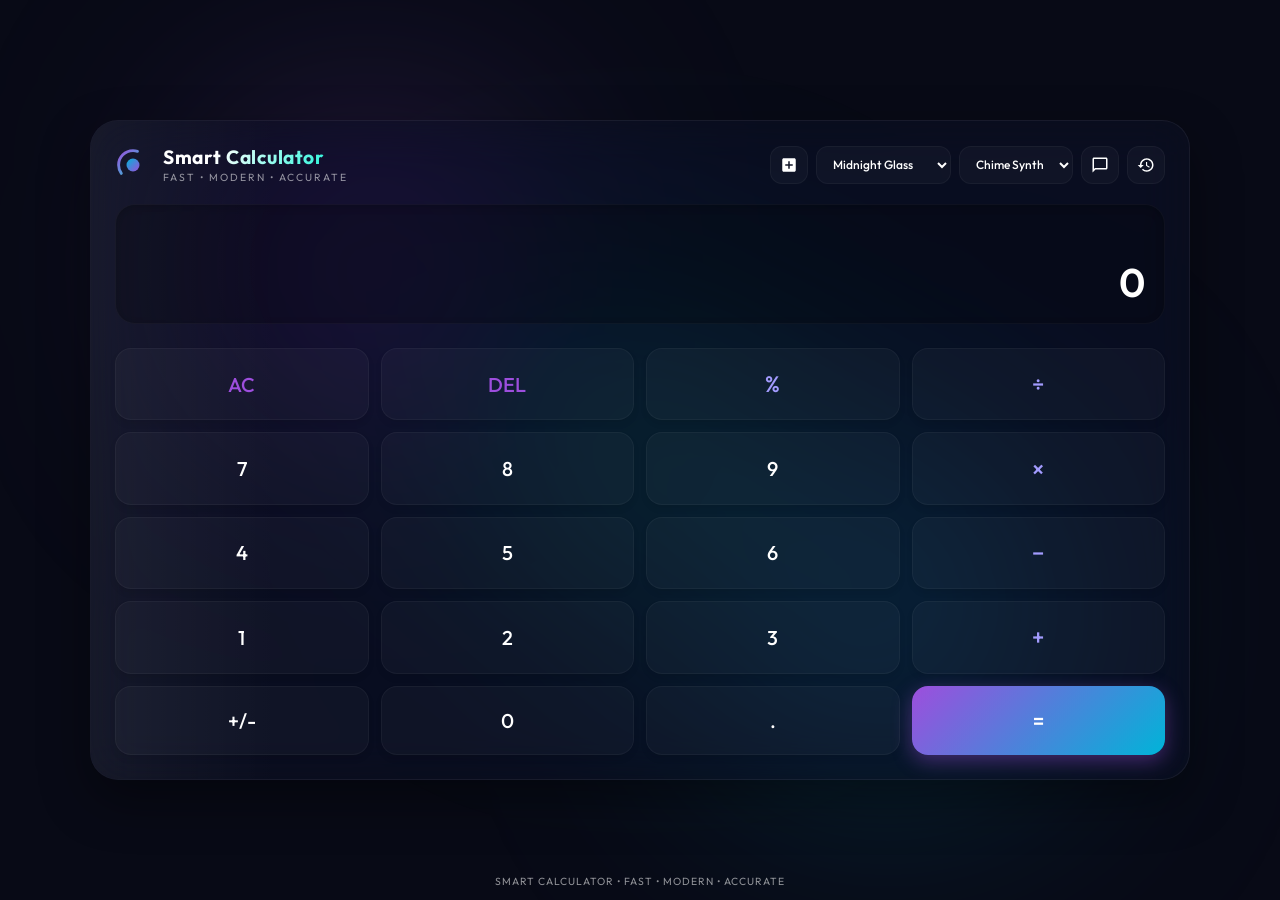
<file: index.html>
<!DOCTYPE html>
<html lang="en">
<head>
  <meta charset="UTF-8">
  <meta name="viewport" content="width=device-width, initial-scale=1.0">
  <meta name="description" content="A premium glassmorphism calculator with AI voice assistant, sound synth profiles, quick interactive math solvers, and 4 premium color themes.">
  <title>Smart Calculator - Fast • Modern • Accurate</title>
  <link rel="stylesheet" href="style.css">
</head>
<body>

  <!-- LOADING SCREEN -->
  <div class="loading-screen" id="loadingScreen">
    <div class="spinner"></div>
    <div class="loading-text">Smart Calculator</div>
  </div>

  <!-- BACKGROUND FLOATING ORBS -->
  <div class="bg-animations">
    <div class="orb orb-1"></div>
    <div class="orb orb-2"></div>
    <div class="orb orb-3"></div>
  </div>

  <!-- MAIN APP CONTAINER -->
  <div class="app-container">

    <!-- LEFT DRAWER: SMART SOLVERS -->
    <aside class="drawer-panel collapsed" id="solversPanel">
      <div class="drawer-header">
        <h2>Smart Solvers</h2>
      </div>
      <div class="solver-scroll">
        <!-- Solver tool selector -->
        <select class="glass-select" id="solverSelect" style="width: 100%; margin-bottom: 16px;">
          <option value="split">Bill & Tip Splitter</option>
          <option value="bmi">BMI Calculator</option>
          <option value="pythagoras">Pythagoras Hypotenuse</option>
        </select>

        <!-- Solver templates container -->
        <div id="solverFormsContainer">
          
          <!-- 1. Bill Splitter Form -->
          <div class="solver-form" id="formSplit">
            <div class="form-group">
              <label for="billAmt">Bill Total ($)</label>
              <input type="number" id="billAmt" placeholder="e.g. 120" min="0" step="0.01">
            </div>
            <div class="form-group">
              <label for="tipPct">Tip (%)</label>
              <input type="number" id="tipPct" placeholder="e.g. 15" min="0" value="15">
            </div>
            <div class="form-group">
              <label for="splitPeople">People Count</label>
              <input type="number" id="splitPeople" placeholder="e.g. 3" min="1" value="2">
            </div>
            <button class="solver-btn" id="btnSolveSplit">Calculate Split</button>
            
            <div class="solver-results-box" id="resultSplit" style="display: none;">
              <div class="result-row">
                <span class="result-label">Tip Total:</span>
                <span class="result-value" id="valTipTotal">$0.00</span>
              </div>
              <div class="result-row">
                <span class="result-label">Tip Per Person:</span>
                <span class="result-value" id="valTipPer">$0.00</span>
              </div>
              <div class="result-row">
                <span class="result-label">Total Per Person:</span>
                <span class="result-value highlight" id="valTotalPer">$0.00</span>
              </div>
              <button class="loadback-btn" id="loadbackSplit">Load Share to Calc</button>
            </div>
          </div>

          <!-- 2. BMI Calculator Form -->
          <div class="solver-form" id="formBmi" style="display: none;">
            <div class="form-group">
              <label for="bmiWeight">Weight (kg)</label>
              <input type="number" id="bmiWeight" placeholder="e.g. 70" min="1" step="0.1">
            </div>
            <div class="form-group">
              <label for="bmiHeight">Height (cm)</label>
              <input type="number" id="bmiHeight" placeholder="e.g. 175" min="1">
            </div>
            <button class="solver-btn" id="btnSolveBmi">Calculate BMI</button>
            
            <div class="solver-results-box" id="resultBmi" style="display: none;">
              <div class="result-row">
                <span class="result-label">BMI Score:</span>
                <span class="result-value highlight" id="valBmiScore">0.0</span>
              </div>
              <div class="result-row">
                <span class="result-label">Classification:</span>
                <span class="result-value" id="valBmiClass">Normal</span>
              </div>
              <button class="loadback-btn" id="loadbackBmi">Load BMI to Calc</button>
            </div>
          </div>

          <!-- 3. Pythagoras Solver Form -->
          <div class="solver-form" id="formPythagoras" style="display: none;">
            <div class="form-group">
              <label for="pythA">Side a</label>
              <input type="number" id="pythA" placeholder="e.g. 3" min="0" step="any">
            </div>
            <div class="form-group">
              <label for="pythB">Side b</label>
              <input type="number" id="pythB" placeholder="e.g. 4" min="0" step="any">
            </div>
            <button class="solver-btn" id="btnSolvePyth">Calculate Hypotenuse</button>
            
            <div class="solver-results-box" id="resultPyth" style="display: none;">
              <div class="result-row">
                <span class="result-label">Hypotenuse (c):</span>
                <span class="result-value highlight" id="valPythC">0.00</span>
              </div>
              <button class="loadback-btn" id="loadbackPyth">Load Side c to Calc</button>
            </div>
          </div>

        </div>
      </div>
    </aside>
    
    <!-- CALCULATOR WRAPPER -->
    <main class="calculator-wrapper">
      
      <!-- HEADER -->
      <header>
        <div class="logo-section">
          <div class="animated-logo">
            <svg viewBox="0 0 100 100" fill="none" xmlns="http://www.w3.org/2000/svg">
              <circle cx="50" cy="50" r="40" stroke="url(#logoGrad)" stroke-width="8" class="logo-ring" stroke-linecap="round" />
              <circle cx="50" cy="50" r="18" fill="url(#logoInnerGrad)" class="logo-inner" />
              <defs>
                <linearGradient id="logoGrad" x1="0%" y1="0%" x2="100%" y2="100%">
                  <stop offset="0%" stop-color="#9d4edd" />
                  <stop offset="100%" stop-color="#00f5d4" />
                </linearGradient>
                <linearGradient id="logoInnerGrad" x1="0%" y1="0%" x2="100%" y2="100%">
                  <stop offset="0%" stop-color="#00b4d8" />
                  <stop offset="100%" stop-color="#9d4edd" />
                </linearGradient>
              </defs>
            </svg>
          </div>
          <div class="title-section">
            <h1>Smart Calculator</h1>
            <p>Fast • Modern • Accurate</p>
          </div>
        </div>

        <!-- CONTROLS -->
        <div class="controls-section">
          <!-- Solvers Drawer Switch -->
          <button class="control-btn" id="solversToggle" data-tooltip="Smart Solvers" aria-label="Toggle math solvers">
            <svg viewBox="0 0 24 24">
              <path d="M19 3H5c-1.1 0-2 .9-2 2v14c0 1.1.9 2 2 2h14c1.1 0 2-.9 2-2V5c0-1.1-.9-2-2-2zm-2 10h-4v4h-2v-4H7v-2h4V7h2v4h4v2z"/>
            </svg>
          </button>

          <!-- Themes Dropdown Preset Selector -->
          <select class="glass-select" id="themeSelect" data-tooltip="Select Theme" aria-label="Theme Selection">
            <option value="midnight">Midnight Glass</option>
            <option value="cyberpunk">Cyberpunk Neon</option>
            <option value="aurora">Emerald Aurora</option>
            <option value="sakura">Sakura Quartz</option>
          </select>

          <!-- Audio Synth Profile Selector -->
          <select class="glass-select" id="soundProfileSelect" data-tooltip="Sound Profile" aria-label="Sound Profile Selection">
            <option value="chime">Chime Synth</option>
            <option value="8bit">8-Bit Retro</option>
            <option value="keyboard">Mech Click</option>
            <option value="mute">Muted</option>
          </select>

          <!-- Speech Read Aloud Toggle -->
          <button class="control-btn" id="voiceSpeakToggle" data-tooltip="Speech Off" aria-label="Toggle voice output readback">
            <svg class="icon-default" viewBox="0 0 24 24">
              <!-- Speech bubble off (with diagonal slash) -->
              <path d="M20 2H4c-1.1 0-2 .9-2 2v18l4-4h14c1.1 0 2-.9 2-2V4c0-1.1-.9-2-2-2zm0 14H5.17L4 17.17V4h16v12z"/>
            </svg>
            <svg class="icon-alt" viewBox="0 0 24 24">
              <!-- Speech bubble active (with audio waves inside or sound) -->
              <path d="M20 2H4c-1.1 0-2 .9-2 2v18l4-4h14c1.1 0 2-.9 2-2V4c0-1.1-.9-2-2-2zm-9 12H9v-2h2v2zm0-4H9V8h2v2zm4 4h-2v-2h2v2zm0-4h-2V8h2v2z"/>
            </svg>
          </button>
          
          <!-- History Toggle Button -->
          <button class="control-btn" id="historyToggle" data-tooltip="History Log" aria-label="Toggle history log">
            <svg viewBox="0 0 24 24">
              <path d="M13 3c-4.97 0-9 4.03-9 9H1l3.89 3.89.07.14L9 12H6c0-3.87 3.13-7 7-7s7 3.13 7 7-3.13 7-7 7c-1.93 0-3.68-.79-4.94-2.06l-1.42 1.42C8.27 19.99 10.51 21 13 21c4.97 0 9-4.03 9-9s-4.03-9-9-9zm-1 5v5l4.28 2.54.72-1.21-3.5-2.08V8H12z"/>
            </svg>
          </button>
        </div>
      </header>

      <!-- DISPLAY SCREEN -->
      <section class="screen" aria-live="polite">
        <div class="previous-op" id="prevOp"></div>
        <div class="current-val-container">
          <!-- Screen Action controls (Voice Mic & Copy) -->
          <div class="screen-controls">
            <!-- Voice speech recognition mic button -->
            <button class="mic-btn" id="voiceBtn" title="Speak equation (e.g. 'five times six')" aria-label="Microphone Voice Input">
              <svg viewBox="0 0 24 24">
                <path d="M12 14c1.66 0 3-1.34 3-3V5c0-1.66-1.34-3-3-3S9 3.34 9 5v6c0 1.66 1.34 3 3 3zm5.3-3c0 3-2.54 5.1-5.3 5.1S6.7 14 6.7 11H5c0 3.41 2.72 6.23 6 6.72V21h2v-3.28c3.28-.48 6-3.3 6-6.72h-1.7z"/>
              </svg>
            </button>
            <button class="copy-btn" id="copyResult" title="Copy result to clipboard" aria-label="Copy result">
              <svg viewBox="0 0 24 24">
                <path d="M16 1H4c-1.1 0-2 .9-2 2v14h2V3h12V1zm3 4H8c-1.1 0-2 .9-2 2v14c0 1.1.9 2 2 2h11c1.1 0 2-.9 2-2V7c0-1.1-.9-2-2-2zm0 16H8V7h11v14z"/>
              </svg>
            </button>
          </div>
          <div class="current-val" id="currentVal">0</div>
        </div>
        <div class="copy-toast" id="copyToast">Copied!</div>
      </section>

      <!-- KEYPAD GRID -->
      <section class="keypad">
        <!-- Row 1 -->
        <button class="key key-clear" data-action="clear">AC</button>
        <button class="key key-clear" data-action="delete">DEL</button>
        <button class="key key-op" data-char="%">%</button>
        <button class="key key-op" data-char="÷">÷</button>
        
        <!-- Row 2 -->
        <button class="key" data-char="7">7</button>
        <button class="key" data-char="8">8</button>
        <button class="key" data-char="9">9</button>
        <button class="key key-op" data-char="×">×</button>
        
        <!-- Row 3 -->
        <button class="key" data-char="4">4</button>
        <button class="key" data-char="5">5</button>
        <button class="key" data-char="6">6</button>
        <button class="key key-op" data-char="−">−</button>
        
        <!-- Row 4 -->
        <button class="key" data-char="1">1</button>
        <button class="key" data-char="2">2</button>
        <button class="key" data-char="3">3</button>
        <button class="key key-op" data-char="+">+</button>
        
        <!-- Row 5 -->
        <button class="key" data-action="toggle-sign">+/-</button>
        <button class="key" data-char="0">0</button>
        <button class="key" data-char=".">.</button>
        <button class="key key-equals" data-action="calculate">=</button>
      </section>

    </main>

    <!-- RIGHT DRAWER: CALCULATION HISTORY -->
    <aside class="drawer-panel collapsed" id="historyPanel">
      <div class="drawer-header">
        <h2>History Log</h2>
        <button class="clear-history-btn" id="clearHistory" title="Clear All History" aria-label="Clear calculation history">
          <svg viewBox="0 0 24 24">
            <path d="M15 4V3H9v1H4v2h16V4h-5zm1 4H8v11h8V8zm-8 13c-1.1 0-2-.9-2-2V7h12v12c0 1.1-.9 2-2 2H8z"/>
          </svg>
        </button>
      </div>
      <div class="history-list" id="historyList">
        <div class="history-empty">No calculations yet</div>
      </div>
    </aside>

  </div>

  <!-- FOOTER -->
  <footer>
    Smart Calculator &bull; Fast &bull; Modern &bull; Accurate
  </footer>

  <script src="script.js" defer></script>
</body>
</html>
</file>
<file: style.css>
@import url('https://fonts.googleapis.com/css2?family=Outfit:wght@300;400;500;600;700&display=swap');

/* --- DESIGN SYSTEM & CSS VARIABLES --- */
:root {
  --font-family: 'Outfit', sans-serif;
  
  /* Midnight Glass (Default theme) Variables */
  --bg-primary: #080a16;
  --text-main: #ffffff;
  --text-muted: rgba(255, 255, 255, 0.55);
  --text-bright: #00f5d4;
  
  --glass-bg: rgba(13, 17, 33, 0.55);
  --glass-border: rgba(255, 255, 255, 0.06);
  --glass-highlight: rgba(255, 255, 255, 0.12);
  --glass-shadow: 0 20px 50px rgba(0, 0, 0, 0.4);
  
  --accent-purple: #9d4edd;
  --accent-purple-glow: rgba(157, 78, 221, 0.4);
  --accent-blue: #00b4d8;
  --accent-blue-glow: rgba(0, 180, 216, 0.4);
  --accent-cyan: #00f5d4;
  --accent-cyan-glow: rgba(0, 245, 212, 0.4);
  
  --btn-bg: rgba(255, 255, 255, 0.03);
  --btn-hover-bg: rgba(255, 255, 255, 0.08);
  --btn-active-bg: rgba(255, 255, 255, 0.15);
  --btn-border: rgba(255, 255, 255, 0.04);
  --btn-op-color: #a29bfe;
  
  --transition-fast: 0.15s ease;
  --transition-normal: 0.3s cubic-bezier(0.4, 0, 0.2, 1);
  --transition-slow: 0.6s cubic-bezier(0.4, 0, 0.2, 1);
}

/* --- THEME PRESETS OVERRIDES --- */

/* Cyberpunk Neon */
[data-theme="cyberpunk"] {
  --bg-primary: #030303;
  --text-main: #00ff66;
  --text-muted: rgba(0, 255, 102, 0.55);
  --text-bright: #ff007f;
  
  --glass-bg: rgba(10, 10, 10, 0.85);
  --glass-border: rgba(255, 0, 127, 0.25);
  --glass-highlight: rgba(0, 255, 102, 0.15);
  --glass-shadow: 0 20px 50px rgba(255, 0, 127, 0.15);
  
  --accent-purple: #ff007f;
  --accent-purple-glow: rgba(255, 0, 127, 0.45);
  --accent-blue: #ffea00;
  --accent-blue-glow: rgba(255, 234, 0, 0.35);
  --accent-cyan: #00f0ff;
  --accent-cyan-glow: rgba(0, 240, 255, 0.45);
  
  --btn-bg: rgba(0, 255, 102, 0.03);
  --btn-hover-bg: rgba(255, 0, 127, 0.1);
  --btn-active-bg: rgba(0, 240, 255, 0.15);
  --btn-border: rgba(0, 255, 102, 0.15);
  --btn-op-color: #ffea00;
}

/* Emerald Aurora */
[data-theme="aurora"] {
  --bg-primary: #050d08;
  --text-main: #e2fcd6;
  --text-muted: rgba(226, 252, 214, 0.55);
  --text-bright: #fcd34d;
  
  --glass-bg: rgba(8, 20, 13, 0.65);
  --glass-border: rgba(255, 255, 255, 0.05);
  --glass-highlight: rgba(0, 255, 135, 0.1);
  --glass-shadow: 0 20px 50px rgba(0, 30, 15, 0.5);
  
  --accent-purple: #00ff87;
  --accent-purple-glow: rgba(0, 255, 135, 0.4);
  --accent-blue: #10b981;
  --accent-blue-glow: rgba(16, 185, 129, 0.4);
  --accent-cyan: #fbbf24;
  --accent-cyan-glow: rgba(251, 191, 36, 0.4);
  
  --btn-bg: rgba(255, 255, 255, 0.02);
  --btn-hover-bg: rgba(0, 255, 135, 0.06);
  --btn-active-bg: rgba(16, 185, 129, 0.12);
  --btn-border: rgba(255, 255, 255, 0.03);
  --btn-op-color: #00ff87;
}

/* Sakura Quartz (Light Mode) */
[data-theme="sakura"] {
  --bg-primary: #fff0f3;
  --text-main: #4a1525;
  --text-muted: rgba(74, 21, 37, 0.6);
  --text-bright: #ff4d6d;
  
  --glass-bg: rgba(255, 255, 255, 0.65);
  --glass-border: rgba(255, 77, 109, 0.18);
  --glass-highlight: rgba(255, 255, 255, 0.4);
  --glass-shadow: 0 20px 50px rgba(255, 77, 109, 0.1);
  
  --accent-purple: #ff758f;
  --accent-purple-glow: rgba(255, 117, 143, 0.3);
  --accent-blue: #ff85a1;
  --accent-blue-glow: rgba(255, 133, 161, 0.3);
  --accent-cyan: #ff4d6d;
  --accent-cyan-glow: rgba(255, 77, 109, 0.3);
  
  --btn-bg: rgba(74, 21, 37, 0.02);
  --btn-hover-bg: rgba(255, 77, 109, 0.08);
  --btn-active-bg: rgba(255, 77, 109, 0.15);
  --btn-border: rgba(74, 21, 37, 0.05);
  --btn-op-color: #c9184a;
}

/* --- RESET & LAYOUT --- */
* {
  margin: 0;
  padding: 0;
  box-sizing: border-box;
  font-family: var(--font-family);
  -webkit-tap-highlight-color: transparent;
}

body {
  background-color: var(--bg-primary);
  color: var(--text-main);
  min-height: 100vh;
  display: flex;
  justify-content: center;
  align-items: center;
  overflow: hidden;
  position: relative;
  transition: background-color var(--transition-normal);
}

/* --- BACKGROUND FLOATING SHAPES --- */
.bg-animations {
  position: absolute;
  top: 0;
  left: 0;
  width: 100%;
  height: 100%;
  z-index: 0;
  overflow: hidden;
  pointer-events: none;
}

.orb {
  position: absolute;
  border-radius: 50%;
  filter: blur(120px);
  opacity: 0.45;
  mix-blend-mode: screen;
  transition: background var(--transition-normal);
}

[data-theme="sakura"] .orb {
  opacity: 0.35;
  mix-blend-mode: multiply;
  filter: blur(90px);
}

.orb-1 {
  top: 10%;
  left: 15%;
  width: 350px;
  height: 350px;
  background: radial-gradient(circle, var(--accent-purple) 0%, transparent 80%);
  animation: floatOrb 25s infinite alternate ease-in-out;
}

.orb-2 {
  bottom: 10%;
  right: 15%;
  width: 400px;
  height: 400px;
  background: radial-gradient(circle, var(--accent-blue) 0%, transparent 80%);
  animation: floatOrb 30s infinite alternate-reverse ease-in-out;
}

.orb-3 {
  top: 50%;
  left: 50%;
  transform: translate(-50%, -50%);
  width: 300px;
  height: 300px;
  background: radial-gradient(circle, var(--accent-cyan) 0%, transparent 80%);
  animation: floatOrb2 20s infinite alternate ease-in-out;
}

@keyframes floatOrb {
  0% { transform: translateY(0) scale(1); }
  50% { transform: translateY(-40px) scale(1.1); }
  100% { transform: translateY(20px) scale(0.95); }
}

@keyframes floatOrb2 {
  0% { transform: translate(-50%, -50%) translate(0, 0); }
  50% { transform: translate(-50%, -50%) translate(50px, -50px); }
  100% { transform: translate(-50%, -50%) translate(-30px, 30px); }
}

/* --- LOADING SCREEN --- */
.loading-screen {
  position: fixed;
  top: 0;
  left: 0;
  width: 100vw;
  height: 100vh;
  background: var(--bg-primary);
  display: flex;
  flex-direction: column;
  justify-content: center;
  align-items: center;
  z-index: 9999;
  transition: opacity 0.5s ease, visibility 0.5s ease;
}

.loading-screen.fade-out {
  opacity: 0;
  visibility: hidden;
}

.spinner {
  width: 60px;
  height: 60px;
  border-radius: 50%;
  background: conic-gradient(from 0deg, transparent 30%, var(--accent-purple), var(--accent-cyan));
  -webkit-mask: radial-gradient(farthest-side, transparent calc(100% - 6px), #000 100%);
          mask: radial-gradient(farthest-side, transparent calc(100% - 6px), #000 100%);
  animation: spin 1s linear infinite;
  margin-bottom: 20px;
}

.loading-text {
  font-weight: 500;
  letter-spacing: 2px;
  color: var(--text-main);
  animation: pulse 1.5s infinite;
  font-size: 0.95rem;
  text-transform: uppercase;
}

@keyframes spin {
  to { transform: rotate(360deg); }
}

@keyframes pulse {
  0%, 100% { opacity: 0.5; }
  50% { opacity: 1; }
}

/* --- CONTAINER & GLASS APP WRAPPER --- */
.app-container {
  position: relative;
  z-index: 10;
  display: flex;
  gap: 20px;
  width: 95%;
  max-width: 1100px;
  height: 660px;
  transition: all var(--transition-normal);
}

.calculator-wrapper {
  flex: 1.2;
  background: var(--glass-bg);
  backdrop-filter: blur(24px) saturate(180%);
  -webkit-backdrop-filter: blur(24px) saturate(180%);
  border: 1px solid var(--glass-border);
  border-radius: 28px;
  padding: 24px;
  display: flex;
  flex-direction: column;
  box-shadow: var(--glass-shadow);
  position: relative;
  overflow: hidden;
}

/* Glass Reflection Shine Effect */
.calculator-wrapper::before {
  content: "";
  position: absolute;
  top: -150%;
  left: -150%;
  width: 300%;
  height: 300%;
  background: linear-gradient(
    45deg,
    transparent 45%,
    rgba(255, 255, 255, 0.05) 50%,
    transparent 55%
  );
  transform: rotate(45deg);
  pointer-events: none;
  animation: glassShine 12s infinite linear;
}

@keyframes glassShine {
  0% { transform: translate(-30%, -30%) rotate(45deg); }
  100% { transform: translate(30%, 30%) rotate(45deg); }
}

/* --- HEADER STYLES --- */
header {
  display: flex;
  justify-content: space-between;
  align-items: center;
  margin-bottom: 20px;
  flex-wrap: wrap;
  gap: 12px;
}

.logo-section {
  display: flex;
  align-items: center;
  gap: 12px;
}

.animated-logo {
  position: relative;
  width: 36px;
  height: 36px;
}

.animated-logo svg {
  width: 100%;
  height: 100%;
}

.logo-ring {
  stroke-dasharray: 100;
  stroke-dashoffset: 100;
  animation: drawRing 3s ease infinite alternate;
}

.logo-inner {
  animation: pulseInner 1.5s ease infinite alternate;
}

@keyframes drawRing {
  0% { stroke-dashoffset: 100; }
  100% { stroke-dashoffset: 0; }
}

@keyframes pulseInner {
  0% { transform: scale(0.85); transform-origin: center; opacity: 0.6; }
  100% { transform: scale(1.1); transform-origin: center; opacity: 1; }
}

.title-section h1 {
  font-size: 1.2rem;
  font-weight: 700;
  background: linear-gradient(120deg, var(--text-main) 30%, var(--accent-cyan) 100%);
  -webkit-background-clip: text;
  background-clip: text;
  -webkit-text-fill-color: transparent;
  letter-spacing: 0.5px;
}

.title-section p {
  font-size: 0.65rem;
  color: var(--text-muted);
  letter-spacing: 2px;
  text-transform: uppercase;
  margin-top: 2px;
}

.controls-section {
  display: flex;
  align-items: center;
  gap: 8px;
}

/* Custom Select Menus */
.glass-select {
  background: var(--btn-bg);
  border: 1px solid var(--btn-border);
  color: var(--text-main);
  padding: 6px 12px;
  border-radius: 12px;
  font-size: 0.75rem;
  font-weight: 500;
  outline: none;
  cursor: pointer;
  height: 38px;
  transition: all var(--transition-fast);
}

.glass-select:hover {
  background: var(--btn-hover-bg);
  border-color: var(--glass-highlight);
}

.glass-select option {
  background-color: var(--bg-primary);
  color: var(--text-main);
}

/* Control Buttons (Theme, Audio, History, Solvers Toggle) */
.control-btn {
  background: var(--btn-bg);
  border: 1px solid var(--btn-border);
  color: var(--text-main);
  width: 38px;
  height: 38px;
  border-radius: 12px;
  display: flex;
  justify-content: center;
  align-items: center;
  cursor: pointer;
  transition: all var(--transition-fast);
  position: relative;
}

.control-btn:hover {
  background: var(--btn-hover-bg);
  transform: translateY(-2px);
  border-color: var(--glass-highlight);
  box-shadow: 0 4px 12px rgba(0, 0, 0, 0.15);
}

.control-btn:active {
  transform: translateY(0);
  background: var(--btn-active-bg);
}

.control-btn svg {
  width: 18px;
  height: 18px;
  fill: currentColor;
  transition: transform var(--transition-normal);
}

.control-btn:hover svg {
  transform: scale(1.1);
}

/* Tooltip */
.control-btn::after {
  content: attr(data-tooltip);
  position: absolute;
  bottom: -32px;
  left: 50%;
  transform: translateX(-50%) translateY(5px);
  background: rgba(8, 10, 22, 0.9);
  color: #fff;
  padding: 4px 8px;
  border-radius: 6px;
  font-size: 0.65rem;
  white-space: nowrap;
  opacity: 0;
  visibility: hidden;
  transition: all var(--transition-fast);
  pointer-events: none;
  border: 1px solid rgba(255, 255, 255, 0.05);
  z-index: 100;
}

.control-btn:hover::after {
  opacity: 1;
  visibility: visible;
  transform: translateX(-50%) translateY(0);
}

/* Toggle Icon States */
.control-btn .icon-alt {
  display: none;
}

.control-btn.active .icon-default {
  display: none;
}

.control-btn.active .icon-alt {
  display: block;
}

/* --- CALCULATOR SCREEN --- */
.screen {
  background: rgba(0, 0, 0, 0.22);
  border-radius: 20px;
  border: 1px solid rgba(255, 255, 255, 0.03);
  padding: 16px 20px;
  display: flex;
  flex-direction: column;
  justify-content: flex-end;
  align-items: flex-end;
  min-height: 120px;
  margin-bottom: 24px;
  position: relative;
  box-shadow: inset 0 2px 10px rgba(0, 0, 0, 0.2);
}

[data-theme="sakura"] .screen {
  background: rgba(0, 0, 0, 0.03);
  box-shadow: inset 0 2px 6px rgba(0, 0, 0, 0.05);
}

.previous-op {
  font-size: 0.95rem;
  color: var(--text-muted);
  min-height: 1.4rem;
  word-break: break-all;
  text-align: right;
  max-width: 100%;
  transition: opacity var(--transition-normal);
  letter-spacing: 0.5px;
}

.current-val-container {
  width: 100%;
  display: flex;
  justify-content: space-between;
  align-items: center;
  margin-top: 6px;
}

.screen-controls {
  display: flex;
  gap: 8px;
  opacity: 0;
  visibility: hidden;
  transition: all var(--transition-fast);
}

.screen:hover .screen-controls {
  opacity: 1;
  visibility: visible;
}

/* Voice Mic Pulse animations */
.mic-btn {
  background: transparent;
  border: none;
  color: var(--text-muted);
  cursor: pointer;
  padding: 6px;
  border-radius: 8px;
  display: flex;
  align-items: center;
  justify-content: center;
  transition: all var(--transition-fast);
}

.mic-btn:hover {
  color: #ff3b30;
  background: rgba(255, 59, 48, 0.1);
}

.mic-btn.listening {
  color: #ff3b30;
  background: rgba(255, 59, 48, 0.15);
  animation: micPulse 1.2s infinite;
}

@keyframes micPulse {
  0% { box-shadow: 0 0 0 0 rgba(255, 59, 48, 0.5); }
  70% { box-shadow: 0 0 0 8px rgba(255, 59, 48, 0); }
  100% { box-shadow: 0 0 0 0 rgba(255, 59, 48, 0); }
}

.copy-btn {
  background: transparent;
  border: none;
  color: var(--text-muted);
  cursor: pointer;
  padding: 6px;
  border-radius: 8px;
  display: flex;
  align-items: center;
  justify-content: center;
  transition: all var(--transition-fast);
}

.copy-btn:hover {
  color: var(--accent-cyan);
  background: rgba(255, 255, 255, 0.05);
}

[data-theme="sakura"] .copy-btn:hover {
  background: rgba(0, 0, 0, 0.04);
}

.mic-btn svg, .copy-btn svg {
  width: 16px;
  height: 16px;
  fill: currentColor;
}

.current-val {
  font-size: 2.5rem;
  font-weight: 600;
  color: var(--text-main);
  text-align: right;
  flex: 1;
  overflow: hidden;
  text-overflow: ellipsis;
  white-space: nowrap;
  letter-spacing: -0.5px;
  transform-origin: right center;
  transition: transform 0.12s ease-out, color var(--transition-normal);
}

/* Number animation trigger classes */
.calc-updated {
  animation: numberPulse 0.15s ease-out;
}

@keyframes numberPulse {
  0% { transform: scale(1.02); }
  100% { transform: scale(1); }
}

/* Clipboard alert */
.copy-toast {
  position: absolute;
  top: -30px;
  right: 10px;
  background: var(--accent-cyan);
  color: #080a16;
  font-size: 0.7rem;
  font-weight: 600;
  padding: 4px 8px;
  border-radius: 6px;
  opacity: 0;
  transform: translateY(5px);
  transition: all 0.3s ease;
  pointer-events: none;
}

.copy-toast.show {
  opacity: 1;
  transform: translateY(0);
}

/* --- KEYPAD GRID --- */
.keypad {
  display: grid;
  grid-template-columns: repeat(4, 1fr);
  gap: 12px;
  flex: 1;
}

.key {
  position: relative;
  background: var(--btn-bg);
  border: 1px solid var(--btn-border);
  color: var(--text-main);
  border-radius: 16px;
  font-size: 1.25rem;
  font-weight: 500;
  cursor: pointer;
  outline: none;
  display: flex;
  justify-content: center;
  align-items: center;
  user-select: none;
  overflow: hidden;
  transition: all var(--transition-fast);
  box-shadow: 0 4px 6px rgba(0,0,0,0.08);
}

/* Key Hover glows */
.key:hover {
  background: var(--btn-hover-bg);
  border-color: var(--glass-highlight);
  transform: translateY(-2px);
  box-shadow: 0 6px 15px rgba(0, 0, 0, 0.15);
}

/* Key Accent Colors */
.key-clear {
  color: var(--accent-purple);
}
.key-op {
  color: var(--btn-op-color);
  font-size: 1.4rem;
}

/* Glowing Border on Hover for Non-accents */
.key:hover::after {
  content: "";
  position: absolute;
  top: 0;
  left: 0;
  right: 0;
  bottom: 0;
  border-radius: 16px;
  box-shadow: inset 0 0 12px rgba(255, 255, 255, 0.05);
  pointer-events: none;
}

/* Custom glow classes for columns/key families */
.key-clear:hover {
  box-shadow: 0 0 15px var(--accent-purple-glow);
  border-color: var(--accent-purple);
}
.key-op:hover {
  box-shadow: 0 0 15px var(--accent-blue-glow);
  border-color: var(--btn-op-color);
}

/* Equals Button Accent Gradient */
.key-equals {
  background: linear-gradient(135deg, var(--accent-purple) 0%, var(--accent-blue) 100%);
  color: #ffffff;
  border: none;
  font-weight: 600;
  box-shadow: 0 6px 20px var(--accent-purple-glow);
}

.key-equals:hover {
  background: linear-gradient(135deg, var(--accent-purple) 15%, var(--accent-blue) 100%);
  box-shadow: 0 8px 24px var(--accent-purple-glow), 0 0 15px var(--accent-blue-glow);
  transform: translateY(-3px);
}

.key-equals:active {
  transform: translateY(-1px);
  box-shadow: 0 4px 12px var(--accent-purple-glow);
}

/* Click Ripple effect */
.ripple {
  position: absolute;
  border-radius: 50%;
  transform: scale(0);
  background: rgba(255, 255, 255, 0.25);
  pointer-events: none;
  animation: rippleAnimation 0.4s linear;
}

[data-theme="sakura"] .ripple {
  background: rgba(0, 0, 0, 0.1);
}

@keyframes rippleAnimation {
  to {
    transform: scale(4);
    opacity: 0;
  }
}

/* --- SIDE DRAWER PANELS (SOLVERS & HISTORY) --- */
.drawer-panel {
  width: 250px;
  background: var(--glass-bg);
  backdrop-filter: blur(24px) saturate(180%);
  -webkit-backdrop-filter: blur(24px) saturate(180%);
  border: 1px solid var(--glass-border);
  border-radius: 28px;
  padding: 20px;
  display: flex;
  flex-direction: column;
  box-shadow: var(--glass-shadow);
  transform: translateX(0);
  transition: all var(--transition-normal);
}

.drawer-panel.collapsed {
  display: none;
}

.drawer-header {
  display: flex;
  justify-content: space-between;
  align-items: center;
  margin-bottom: 16px;
  padding-bottom: 10px;
  border-bottom: 1px solid var(--glass-border);
}

.drawer-header h2 {
  font-size: 1rem;
  font-weight: 600;
  color: var(--text-main);
  letter-spacing: 0.5px;
}

/* History Items styling */
.history-list {
  flex: 1;
  overflow-y: auto;
  padding-right: 4px;
  display: flex;
  flex-direction: column;
  gap: 12px;
}

.history-item {
  background: rgba(255, 255, 255, 0.02);
  border: 1px solid rgba(255, 255, 255, 0.02);
  padding: 10px 12px;
  border-radius: 12px;
  text-align: right;
  cursor: pointer;
  transition: all var(--transition-fast);
  display: flex;
  flex-direction: column;
  gap: 4px;
}

[data-theme="sakura"] .history-item {
  background: rgba(0, 0, 0, 0.015);
  border-color: rgba(0,0,0,0.02);
}

.history-item:hover {
  background: rgba(255, 255, 255, 0.05);
  border-color: var(--glass-highlight);
  transform: translateX(-2px);
}

[data-theme="sakura"] .history-item:hover {
  background: rgba(0, 0, 0, 0.04);
}

.history-expr {
  font-size: 0.75rem;
  color: var(--text-muted);
  word-break: break-all;
}

.history-result {
  font-size: 0.95rem;
  font-weight: 600;
  color: var(--text-bright);
  word-break: break-all;
}

.history-empty, .solvers-empty {
  color: var(--text-muted);
  font-size: 0.8rem;
  text-align: center;
  margin-top: 40px;
  font-style: italic;
}

/* Custom Scrollbars */
.history-list::-webkit-scrollbar, .solver-scroll::-webkit-scrollbar {
  width: 4px;
}

.history-list::-webkit-scrollbar-track, .solver-scroll::-webkit-scrollbar-track {
  background: transparent;
}

.history-list::-webkit-scrollbar-thumb, .solver-scroll::-webkit-scrollbar-thumb {
  background: var(--glass-border);
  border-radius: 10px;
}

/* --- SMART SOLVERS FORM ELEMENT STYLES --- */
.solver-scroll {
  flex: 1;
  overflow-y: auto;
  padding-right: 4px;
}

.solver-form {
  display: flex;
  flex-direction: column;
  gap: 12px;
}

.form-group {
  display: flex;
  flex-direction: column;
  gap: 6px;
}

.form-group label {
  font-size: 0.75rem;
  font-weight: 500;
  color: var(--text-muted);
}

.form-group input {
  background: rgba(0, 0, 0, 0.15);
  border: 1px solid var(--btn-border);
  color: var(--text-main);
  padding: 8px 12px;
  border-radius: 10px;
  font-size: 0.85rem;
  outline: none;
  transition: all var(--transition-fast);
}

[data-theme="sakura"] .form-group input {
  background: rgba(255, 255, 255, 0.4);
}

.form-group input:focus {
  border-color: var(--accent-cyan);
  box-shadow: 0 0 8px var(--accent-cyan-glow);
}

.solver-btn {
  background: linear-gradient(135deg, var(--accent-purple) 0%, var(--accent-blue) 100%);
  color: #fff;
  border: none;
  padding: 10px;
  border-radius: 10px;
  font-size: 0.85rem;
  font-weight: 600;
  cursor: pointer;
  transition: all var(--transition-fast);
  margin-top: 8px;
}

.solver-btn:hover {
  transform: translateY(-1px);
  box-shadow: 0 4px 12px var(--accent-purple-glow);
}

.solver-results-box {
  margin-top: 16px;
  background: rgba(0, 0, 0, 0.2);
  border-radius: 12px;
  padding: 12px;
  border: 1px solid var(--glass-border);
  display: flex;
  flex-direction: column;
  gap: 8px;
}

[data-theme="sakura"] .solver-results-box {
  background: rgba(0,0,0,0.02);
}

.result-row {
  display: flex;
  justify-content: space-between;
  align-items: center;
  font-size: 0.8rem;
}

.result-label {
  color: var(--text-muted);
}

.result-value {
  font-weight: 600;
  color: var(--text-main);
}

.result-value.highlight {
  color: var(--text-bright);
}

.loadback-btn {
  background: var(--btn-bg);
  border: 1px solid var(--btn-border);
  color: var(--text-main);
  font-size: 0.75rem;
  font-weight: 500;
  padding: 6px;
  border-radius: 8px;
  cursor: pointer;
  transition: all var(--transition-fast);
  text-align: center;
  margin-top: 6px;
}

.loadback-btn:hover {
  background: var(--btn-hover-bg);
  color: var(--accent-cyan);
  border-color: var(--accent-cyan);
}

/* --- FLOATING ACCENTS IN CORNERS --- */
footer {
  position: absolute;
  bottom: 12px;
  left: 50%;
  transform: translateX(-50%);
  font-size: 0.65rem;
  color: var(--text-muted);
  z-index: 10;
  letter-spacing: 1px;
  text-transform: uppercase;
}

/* --- RESPONSIVE DESIGN & MOBILE LAYOUTS --- */
@media (max-width: 1050px) {
  .app-container {
    max-width: 820px;
    height: auto;
    flex-wrap: wrap;
    justify-content: center;
    padding: 20px 0;
  }

  .calculator-wrapper {
    flex: none;
    width: 100%;
    height: 600px;
  }

  .drawer-panel {
    width: 48%;
    height: 250px;
  }
}

@media (max-width: 580px) {
  .app-container {
    width: 100%;
    flex-direction: column;
    align-items: center;
  }

  .drawer-panel {
    width: 100%;
    height: 200px;
  }
}

@media (max-width: 480px) {
  body {
    padding: 12px;
    align-items: flex-start;
    overflow-y: auto;
  }
  
  .app-container {
    width: 100%;
    margin: 10px 0 40px 0;
  }
  
  .calculator-wrapper {
    padding: 16px;
    border-radius: 20px;
    height: auto;
    min-height: 520px;
  }
  
  header {
    margin-bottom: 14px;
  }
  
  .title-section h1 {
    font-size: 1.05rem;
  }
  
  .title-section p {
    font-size: 0.55rem;
  }

  .glass-select {
    height: 34px;
    font-size: 0.7rem;
    padding: 4px 8px;
  }
  
  .control-btn {
    width: 34px;
    height: 34px;
    border-radius: 10px;
  }
  
  .control-btn svg {
    width: 15px;
    height: 15px;
  }
  
  .screen {
    min-height: 100px;
    padding: 12px 16px;
    margin-bottom: 16px;
    border-radius: 16px;
  }
  
  .current-val {
    font-size: 2.1rem;
  }
  
  .keypad {
    gap: 8px;
  }
  
  .key {
    height: 60px;
    border-radius: 12px;
    font-size: 1.15rem;
  }
}
</file>
